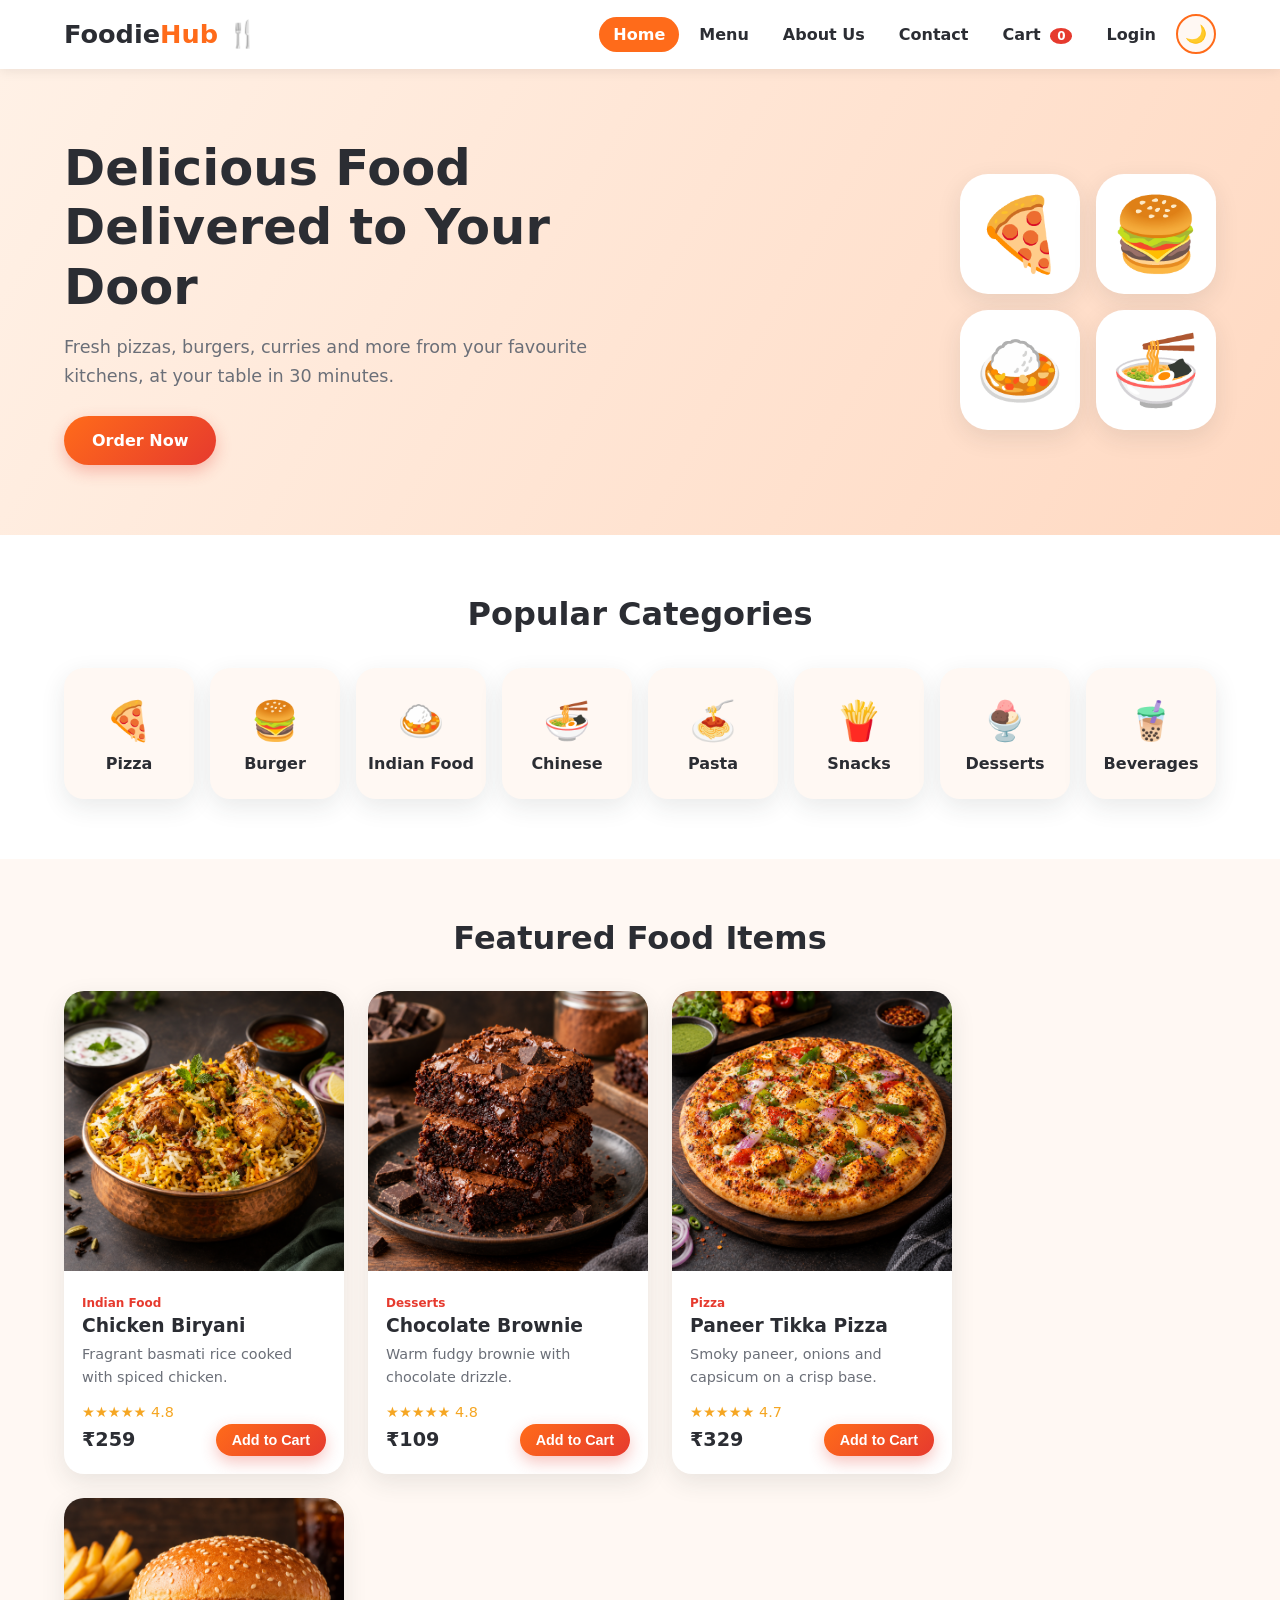
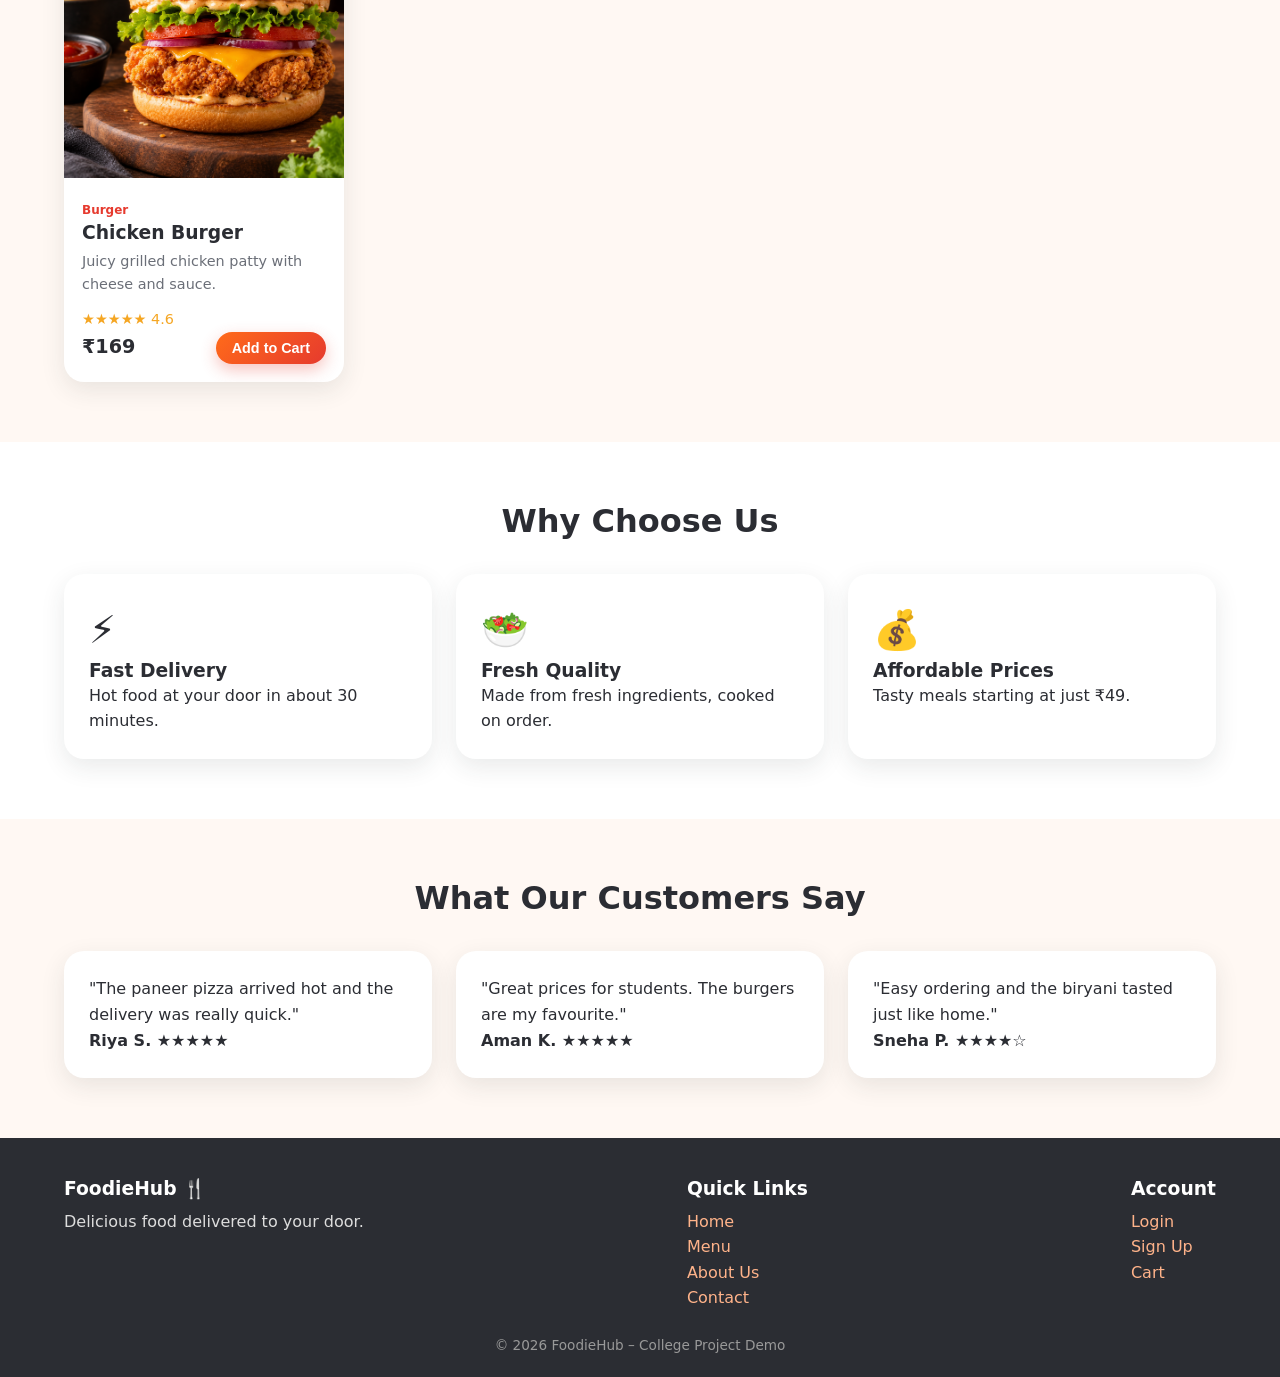
<file: index.html>
<!DOCTYPE html>
<html lang="en">

<head>
  <meta charset="UTF-8">
  <meta name="viewport" content="width=device-width, initial-scale=1">
  <meta name="google-site-verification" content="jJE4YYNC6DB6RIAcFrcjmoy1MGtVWi0KicN5qR8ottE" />
  <title>Home | FoodieHub</title>
  <link rel="stylesheet" href="css/style.css">
</head>

<body data-page="home">
  <div id="header"></div>
  <main>
    <section class="hero">
      <div class="hero-text">
        <h1>Delicious Food Delivered to Your Door</h1>
        <p>Fresh pizzas, burgers, curries and more from your favourite kitchens, at your table in 30 minutes.</p>
        <a href="menu.html" class="btn">Order Now</a>
      </div>
      <div class="hero-art"><span>🍕</span><span>🍔</span><span>🍛</span><span>🍜</span></div>
    </section>
    <section class="section">
      <h2>Popular Categories</h2>
      <div id="cats" class="cats"></div>
    </section>
    <section class="section alt">
      <h2>Featured Food Items</h2>
      <div id="featured" class="grid"></div>
    </section>
    <section class="section">
      <h2>Why Choose Us</h2>
      <div class="grid3">
        <div class="card pad">
          <div class="ico">⚡</div>
          <h3>Fast Delivery</h3>
          <p>Hot food at your door in about 30 minutes.</p>
        </div>
        <div class="card pad">
          <div class="ico">🥗</div>
          <h3>Fresh Quality</h3>
          <p>Made from fresh ingredients, cooked on order.</p>
        </div>
        <div class="card pad">
          <div class="ico">💰</div>
          <h3>Affordable Prices</h3>
          <p>Tasty meals starting at just ₹49.</p>
        </div>
      </div>
    </section>
    <section class="section alt">
      <h2>What Our Customers Say</h2>
      <div class="grid3">
        <div class="card pad">
          <p>"The paneer pizza arrived hot and the delivery was really quick."</p><b>Riya S. ★★★★★</b>
        </div>
        <div class="card pad">
          <p>"Great prices for students. The burgers are my favourite."</p><b>Aman K. ★★★★★</b>
        </div>
        <div class="card pad">
          <p>"Easy ordering and the biryani tasted just like home."</p><b>Sneha P. ★★★★☆</b>
        </div>
      </div>
    </section>
  </main>
  <div id="footer"></div>
  <div id="toast" class="toast"></div>
  <script src="js/script.js"></script>
</body>

</html>
</file>
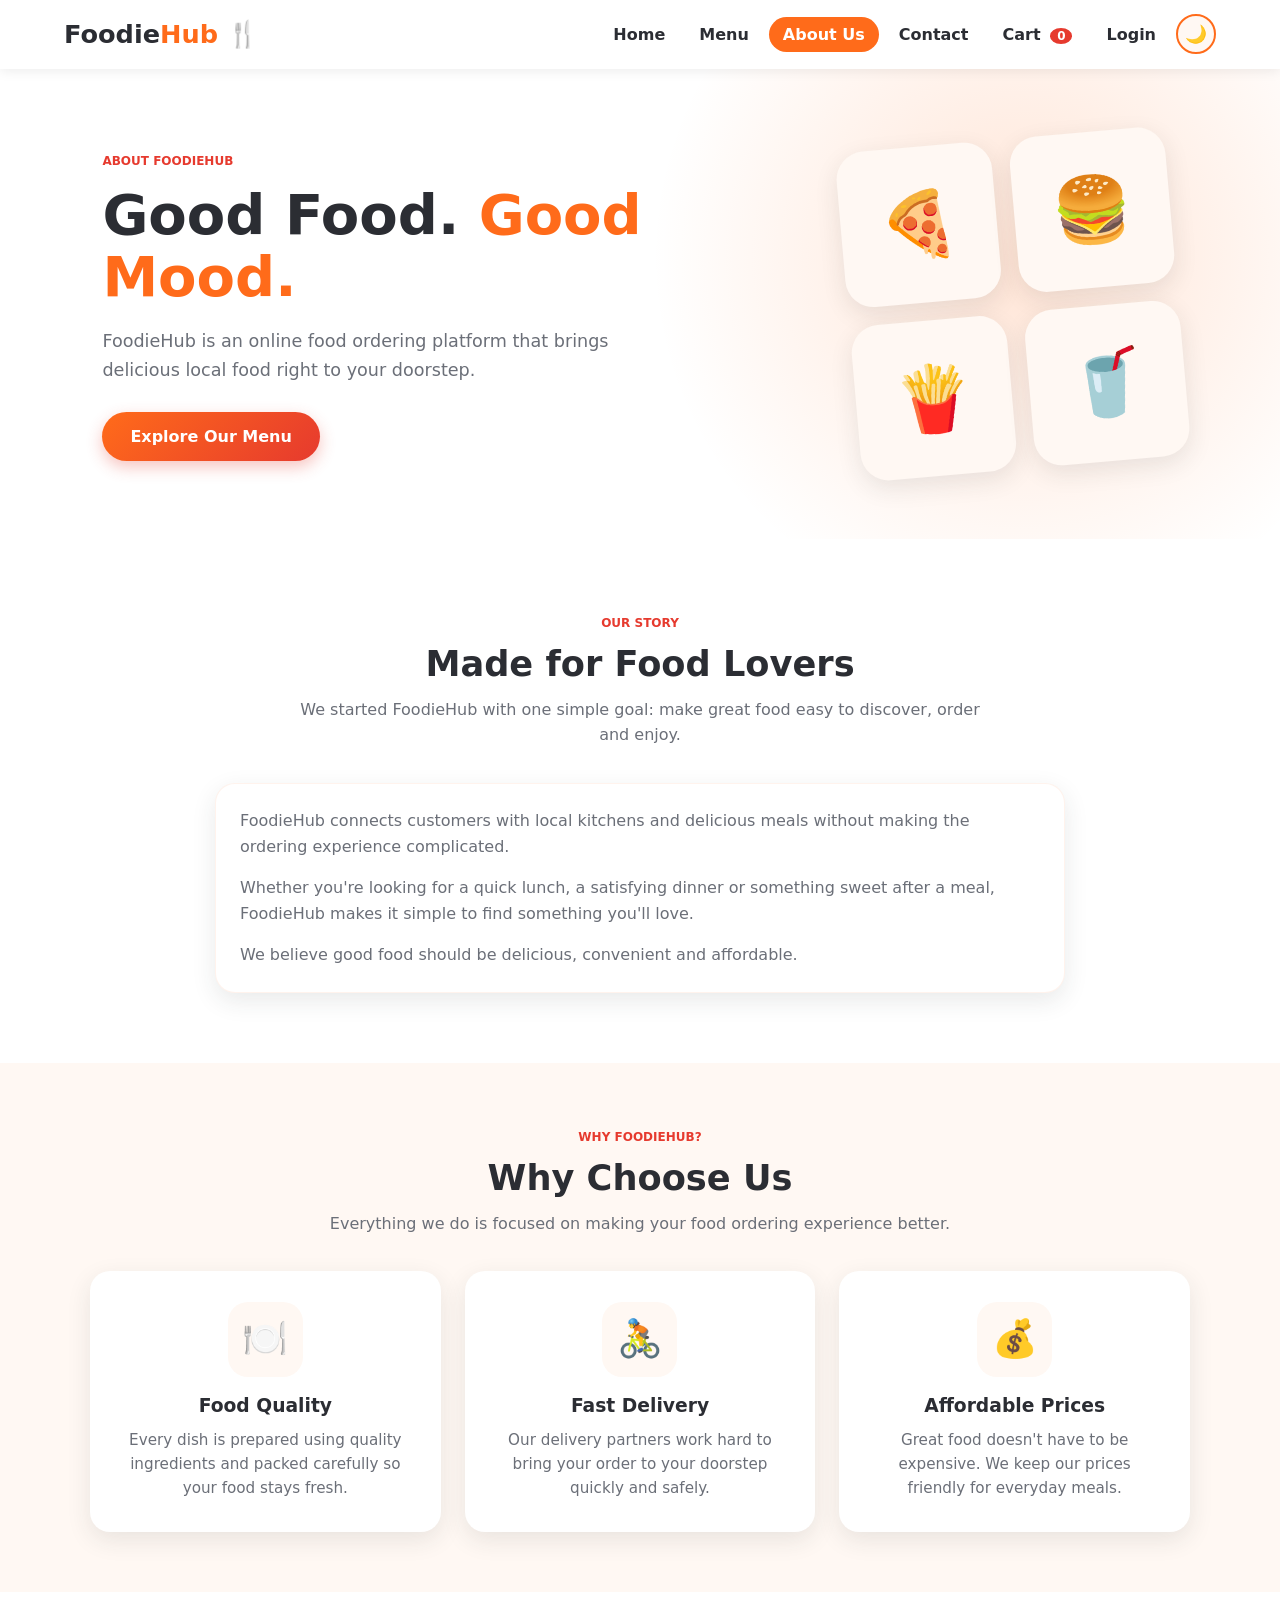
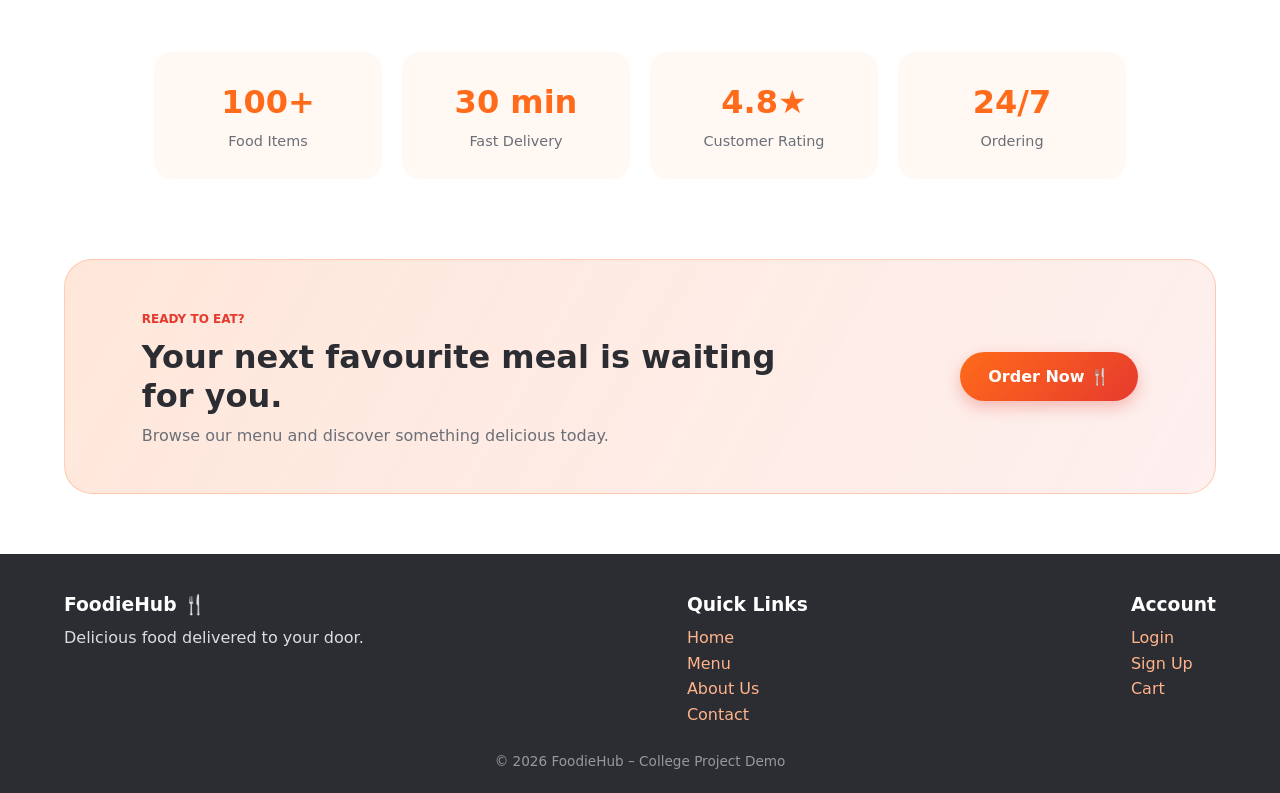
<file: about.html>
<!DOCTYPE html>
<html lang="en">

<head>
  <meta charset="UTF-8">
  <meta name="viewport" content="width=device-width, initial-scale=1">
  <title>About Us | FoodieHub</title>
  <link rel="stylesheet" href="css/style.css">
</head>

<body data-page="about">

  <!-- Header loaded by JavaScript -->
  <div id="header"></div>

  <main>

    <!-- About Hero -->
    <section class="about-hero">
      <div class="about-hero-content">
        <span class="tag">ABOUT FOODIEHUB</span>

        <h1>
          Good Food.
          <span>Good Mood.</span>
        </h1>

        <p>
          FoodieHub is an online food ordering platform that brings
          delicious local food right to your doorstep.
        </p>

        <a href="menu.html" class="btn">
          Explore Our Menu
        </a>
      </div>

      <div class="about-hero-art">
        <div class="about-food-icon">🍕</div>
        <div class="about-food-icon">🍔</div>
        <div class="about-food-icon">🍟</div>
        <div class="about-food-icon">🥤</div>
      </div>
    </section>


    <!-- Our Story -->
    <section class="section about-story">

      <div class="about-section-heading">
        <span class="tag">OUR STORY</span>
        <h2>Made for Food Lovers</h2>
        <p>
          We started FoodieHub with one simple goal:
          make great food easy to discover, order and enjoy.
        </p>
      </div>

      <div class="about-story-card card pad">
        <p>
          FoodieHub connects customers with local kitchens and
          delicious meals without making the ordering experience
          complicated.
        </p>

        <p>
          Whether you're looking for a quick lunch, a satisfying
          dinner or something sweet after a meal, FoodieHub makes
          it simple to find something you'll love.
        </p>

        <p>
          We believe good food should be delicious, convenient
          and affordable.
        </p>
      </div>

    </section>


    <!-- Why Choose Us -->
    <section class="section alt">

      <div class="about-section-heading">
        <span class="tag">WHY FOODIEHUB?</span>
        <h2>Why Choose Us</h2>
        <p>
          Everything we do is focused on making your food
          ordering experience better.
        </p>
      </div>

      <div class="grid3 about-features">

        <div class="card about-feature-card">
          <div class="about-feature-icon">🍽️</div>
          <h3>Food Quality</h3>
          <p>
            Every dish is prepared using quality ingredients
            and packed carefully so your food stays fresh.
          </p>
        </div>

        <div class="card about-feature-card">
          <div class="about-feature-icon">🚴</div>
          <h3>Fast Delivery</h3>
          <p>
            Our delivery partners work hard to bring your
            order to your doorstep quickly and safely.
          </p>
        </div>

        <div class="card about-feature-card">
          <div class="about-feature-icon">💰</div>
          <h3>Affordable Prices</h3>
          <p>
            Great food doesn't have to be expensive.
            We keep our prices friendly for everyday meals.
          </p>
        </div>

      </div>

    </section>


    <!-- Stats -->
    <section class="section about-stats">

      <div class="about-stat">
        <strong>100+</strong>
        <span>Food Items</span>
      </div>

      <div class="about-stat">
        <strong>30 min</strong>
        <span>Fast Delivery</span>
      </div>

      <div class="about-stat">
        <strong>4.8★</strong>
        <span>Customer Rating</span>
      </div>

      <div class="about-stat">
        <strong>24/7</strong>
        <span>Ordering</span>
      </div>

    </section>


    <!-- CTA -->
    <section class="about-cta">

      <div>
        <span class="tag">READY TO EAT?</span>

        <h2>
          Your next favourite meal
          is waiting for you.
        </h2>

        <p>
          Browse our menu and discover something delicious today.
        </p>
      </div>

      <a href="menu.html" class="btn">
        Order Now 🍴
      </a>

    </section>

  </main>


  <!-- Footer loaded by JavaScript -->
  <div id="footer"></div>

  <div id="toast" class="toast"></div>

  <script src="js/script.js"></script>

</body>

</html>
</file>
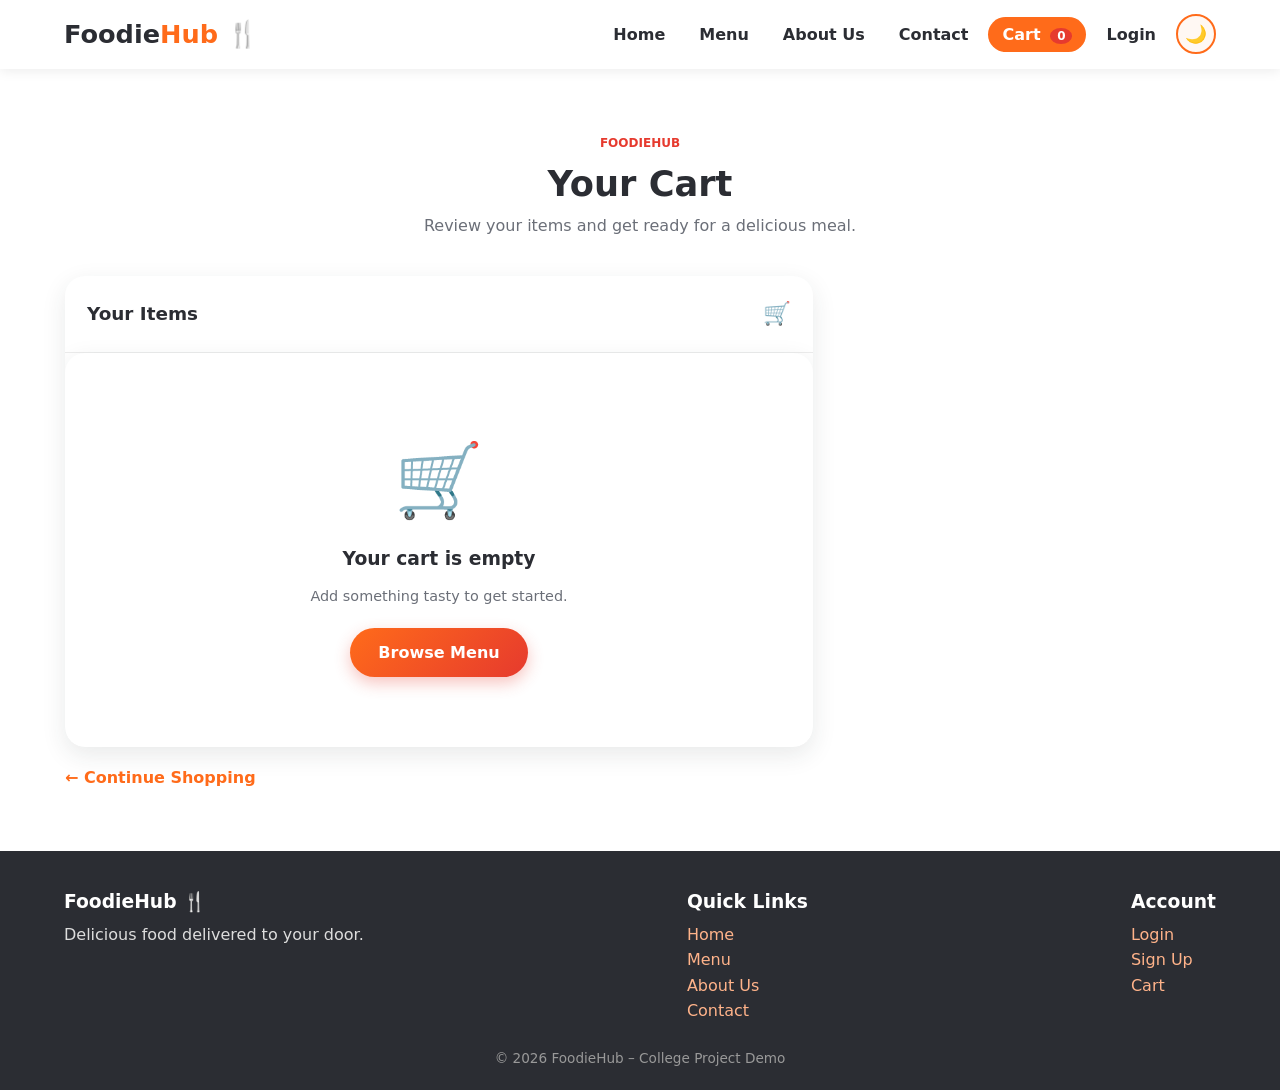
<file: cart.html>
<!DOCTYPE html>
<html lang="en">

<head>
    <meta charset="UTF-8">
    <meta name="viewport" content="width=device-width, initial-scale=1">
    <title>Cart | FoodieHub</title>

    <link rel="stylesheet" href="css/style.css">
</head>

<body data-page="cart">

    <!-- Header -->
    <div id="header"></div>

    <main>

        <section class="section cart-page">

            <!-- Page Heading -->
            <div class="cart-heading">
                <span class="tag">FOODIEHUB</span>
                <h2>Your Cart</h2>
                <p>Review your items and get ready for a delicious meal.</p>
            </div>


            <!-- Cart Layout -->
            <div class="cart-wrap">

                <!-- Cart Items -->
                <div class="cart-left">

                    <div class="cart-box card">

                        <div class="cart-box-header">
                            <h3>Your Items</h3>
                            <span>🛒</span>
                        </div>

                        <div id="cartItems"></div>

                    </div>

                    <!-- Continue Shopping -->
                    <a href="menu.html" class="continue-shopping">
                        ← Continue Shopping
                    </a>

                </div>


                <!-- Summary -->
                <aside class="card pad summary" id="summary">

                    <!-- script.js fills this -->

                </aside>

            </div>

        </section>

    </main>


    <!-- Footer -->
    <div id="footer"></div>

    <div id="toast" class="toast"></div>

    <script src="js/script.js"></script>

</body>

</html>
</file>
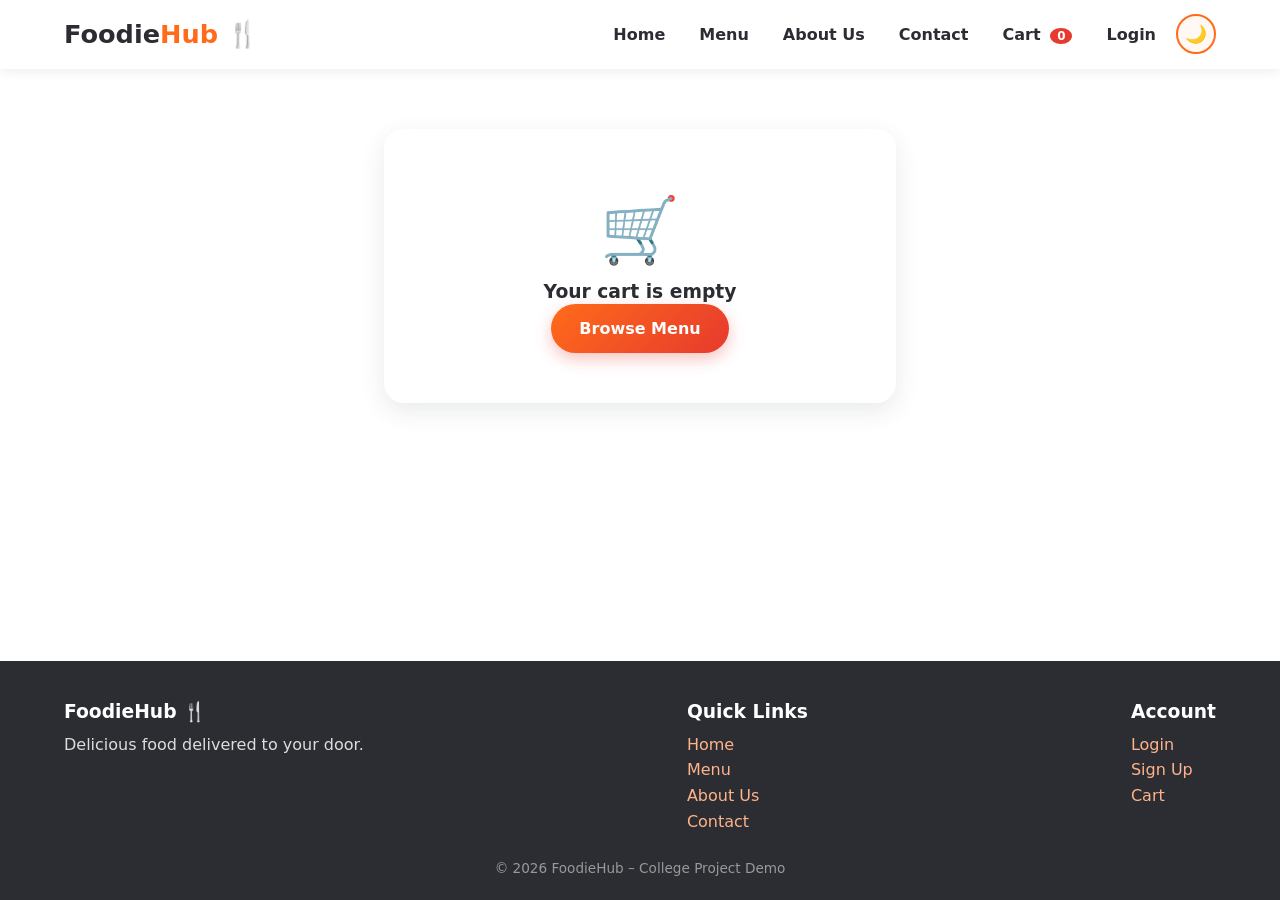
<file: checkout.html>
<!DOCTYPE html>
<html lang="en">
<head>
<meta charset="UTF-8">
<meta name="viewport" content="width=device-width, initial-scale=1">
<title>Checkout | FoodieHub</title>
<link rel="stylesheet" href="css/style.css">
</head>
<body data-page="checkout">
<div id="header"></div>
<main>
<section class="section narrow" id="checkoutBox"><h2>Checkout</h2>
<form id="checkoutForm" class="card pad" novalidate>
  <div class="field"><label>Full Name</label><input name="name"><small class="err"></small></div>
  <div class="field"><label>Mobile Number</label><input name="mobile" inputmode="numeric" maxlength="10"><small class="err"></small></div>
  <div class="field"><label>Email</label><input name="email" type="email"><small class="err"></small></div>
  <div class="field"><label>Address</label><textarea name="address" rows="2"></textarea><small class="err"></small></div>
  <div class="row2">
    <div class="field"><label>City</label><input name="city"><small class="err"></small></div>
    <div class="field"><label>Pincode</label><input name="pincode" inputmode="numeric" maxlength="6"><small class="err"></small></div>
  </div>
  <div class="field"><label>Payment Method</label>
    <select name="payment"><option value="">Select payment method</option><option>Cash on Delivery</option><option>UPI</option><option>Credit/Debit Card</option></select><small class="err"></small></div>
  <div id="orderTotal" class="total-line"></div>
  <button class="btn full" type="submit">Place Order</button>
</form></section>
<section class="section narrow" id="confirmBox" hidden></section>
</main>
<div id="footer"></div>
<div id="toast" class="toast"></div>
<script src="js/script.js"></script>
</body>
</html>
</file>
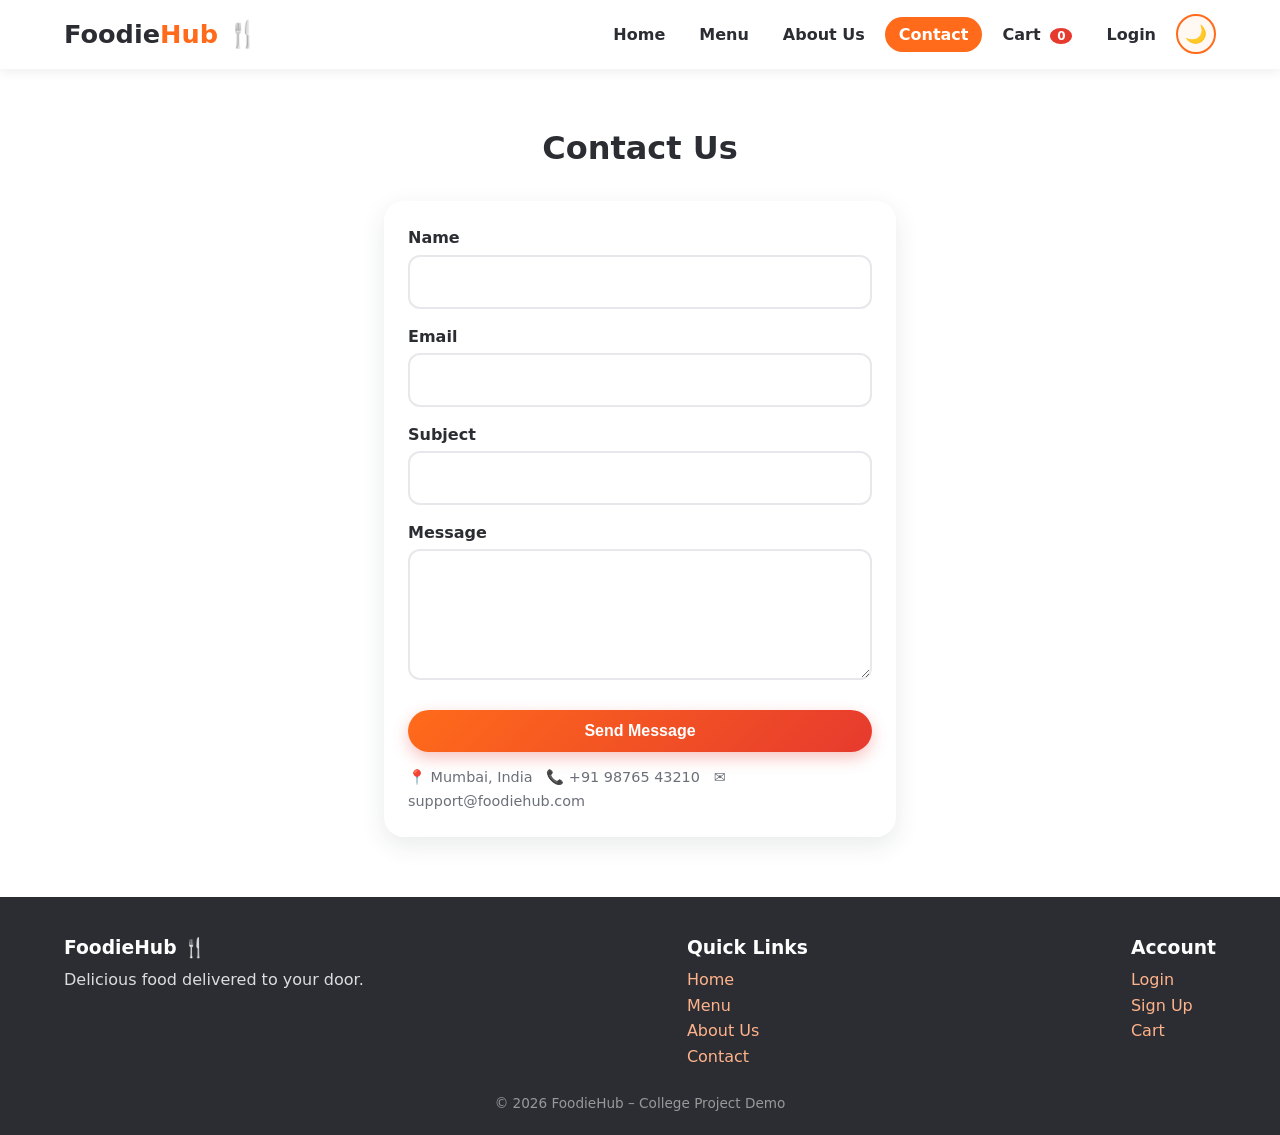
<file: contact.html>
<!DOCTYPE html>
<html lang="en">
<head>
<meta charset="UTF-8">
<meta name="viewport" content="width=device-width, initial-scale=1">
<title>Contact | FoodieHub</title>
<link rel="stylesheet" href="css/style.css">
</head>
<body data-page="contact">
<div id="header"></div>
<main>
<section class="section narrow"><h2>Contact Us</h2>
<form id="contactForm" class="card pad" novalidate>
  <div class="field"><label>Name</label><input name="name"><small class="err"></small></div>
  <div class="field"><label>Email</label><input name="email" type="email"><small class="err"></small></div>
  <div class="field"><label>Subject</label><input name="subject"><small class="err"></small></div>
  <div class="field"><label>Message</label><textarea name="message" rows="4"></textarea><small class="err"></small></div>
  <button class="btn full" type="submit">Send Message</button>
  <p class="muted">📍 Mumbai, India &nbsp; 📞 +91 98765 43210 &nbsp; ✉ support@foodiehub.com</p>
</form></section>
</main>
<div id="footer"></div>
<div id="toast" class="toast"></div>
<script src="js/script.js"></script>
</body>
</html>
</file>
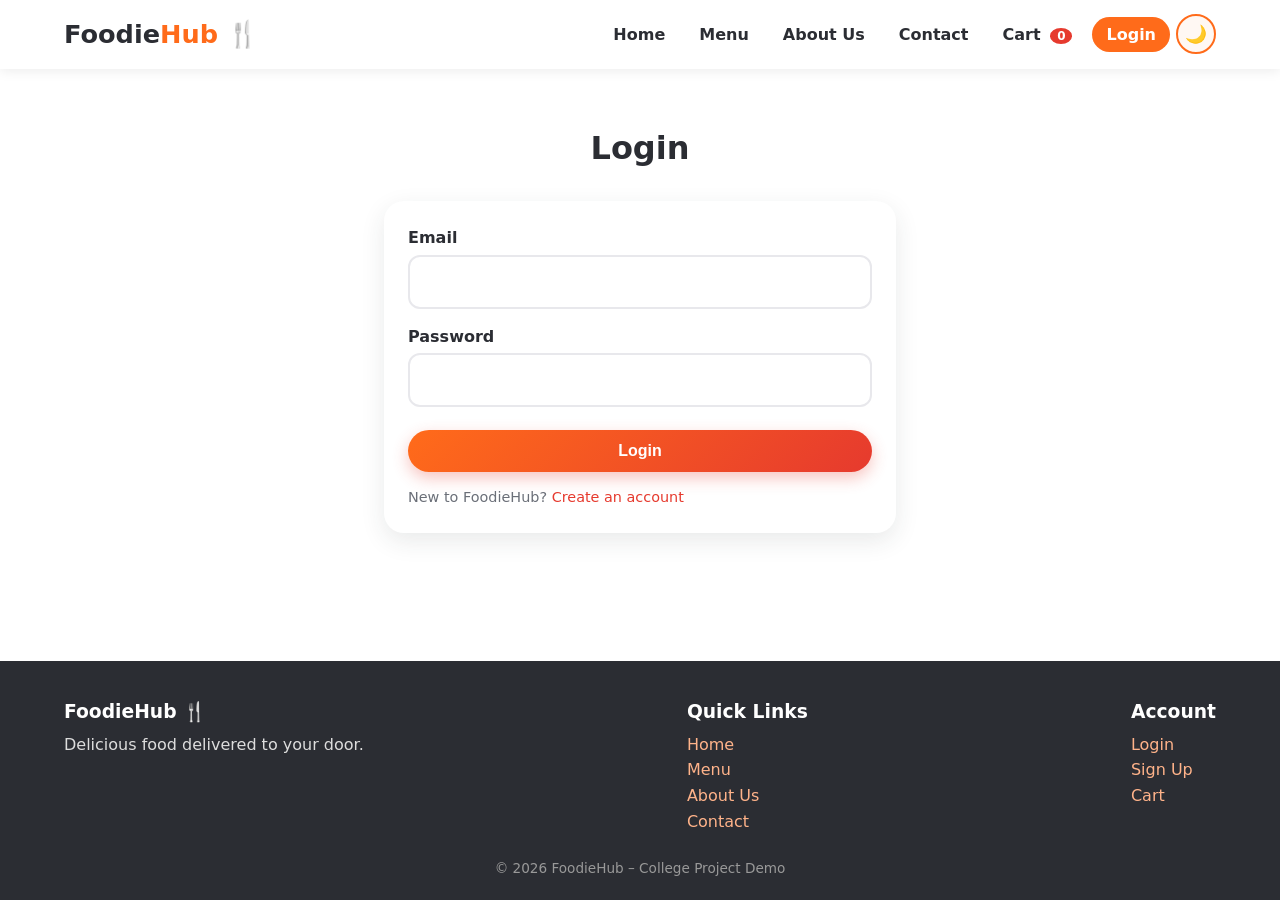
<file: login.html>
<!DOCTYPE html>
<html lang="en">
<head>
<meta charset="UTF-8">
<meta name="viewport" content="width=device-width, initial-scale=1">
<title>Login | FoodieHub</title>
<link rel="stylesheet" href="css/style.css">
</head>
<body data-page="login">
<div id="header"></div>
<main>
<section class="section narrow"><h2>Login</h2>
<form id="loginForm" class="card pad" novalidate>
  <div class="field"><label>Email</label><input name="email" type="email"><small class="err"></small></div>
  <div class="field"><label>Password</label><input name="password" type="password"><small class="err"></small></div>
  <button class="btn full" type="submit">Login</button>
  <p class="muted">New to FoodieHub? <a href="signup.html">Create an account</a></p>
</form></section>
</main>
<div id="footer"></div>
<div id="toast" class="toast"></div>
<script src="js/script.js"></script>
</body>
</html>
</file>
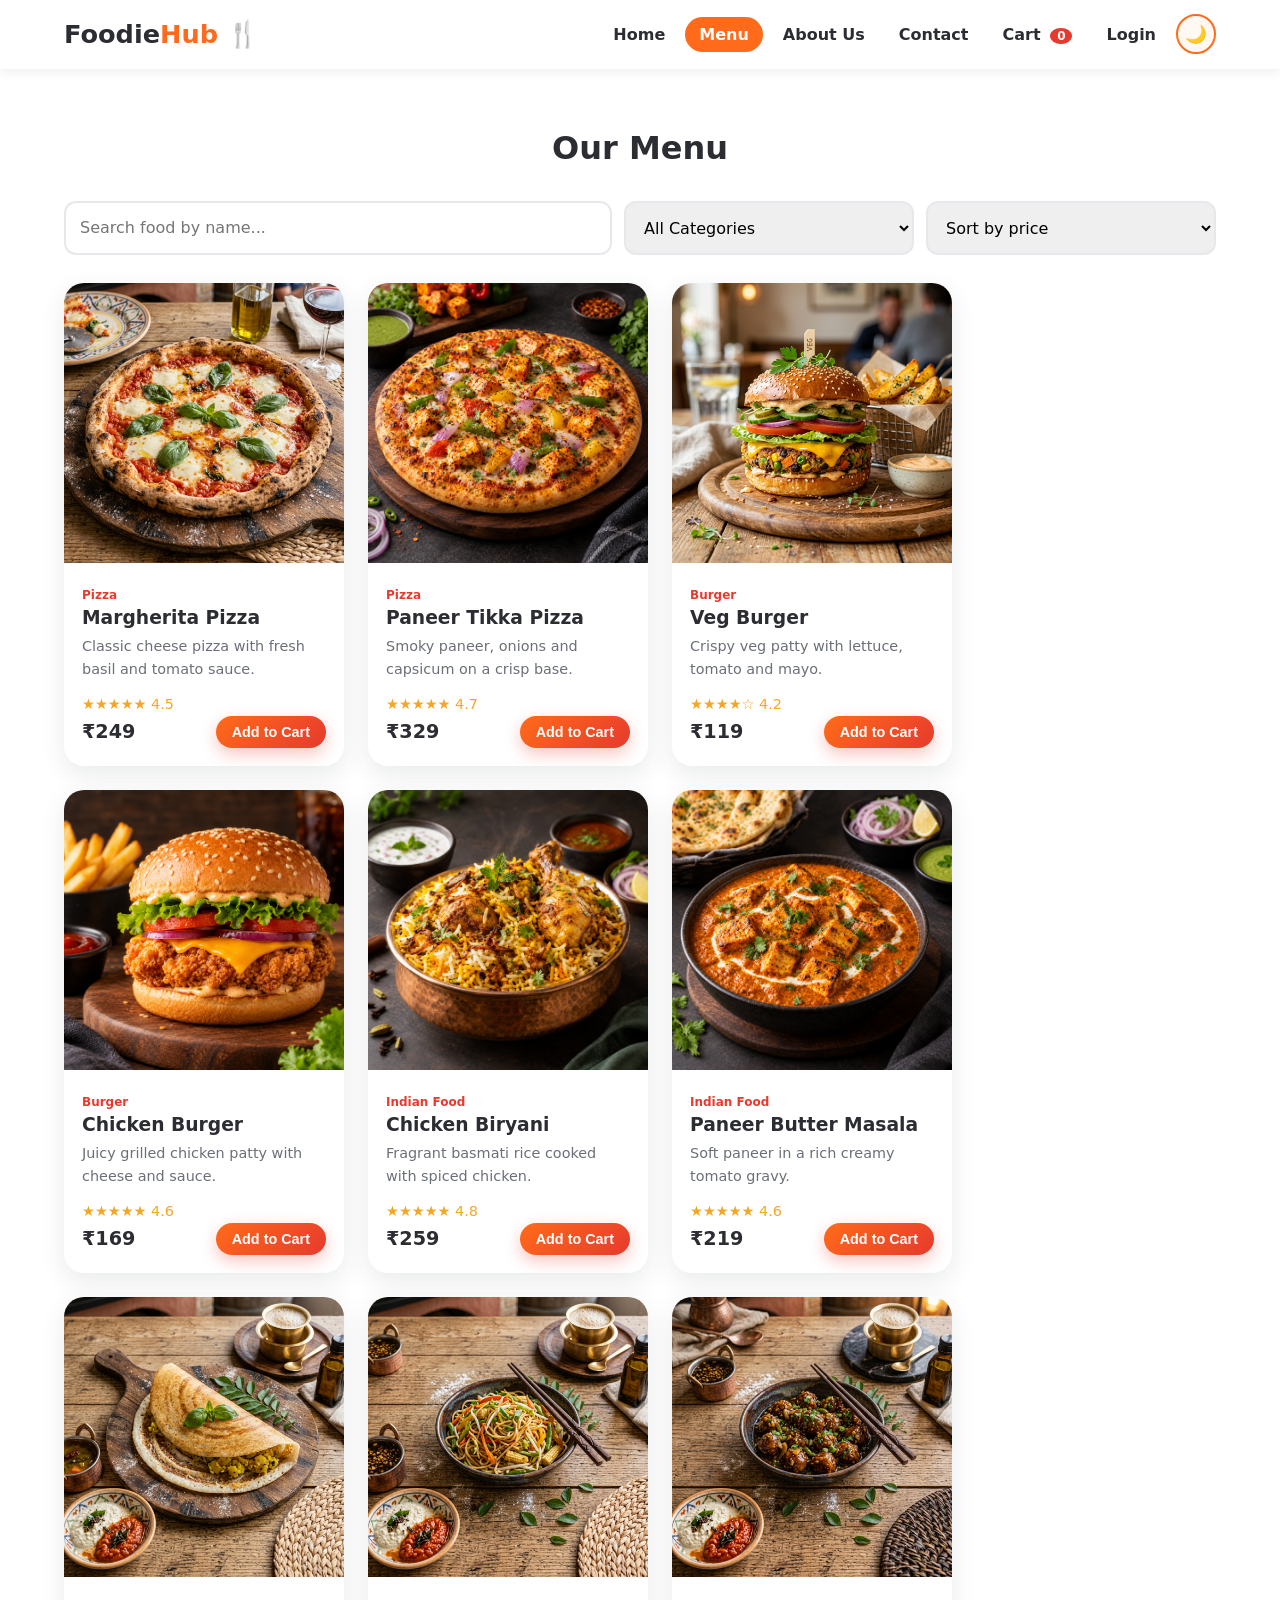
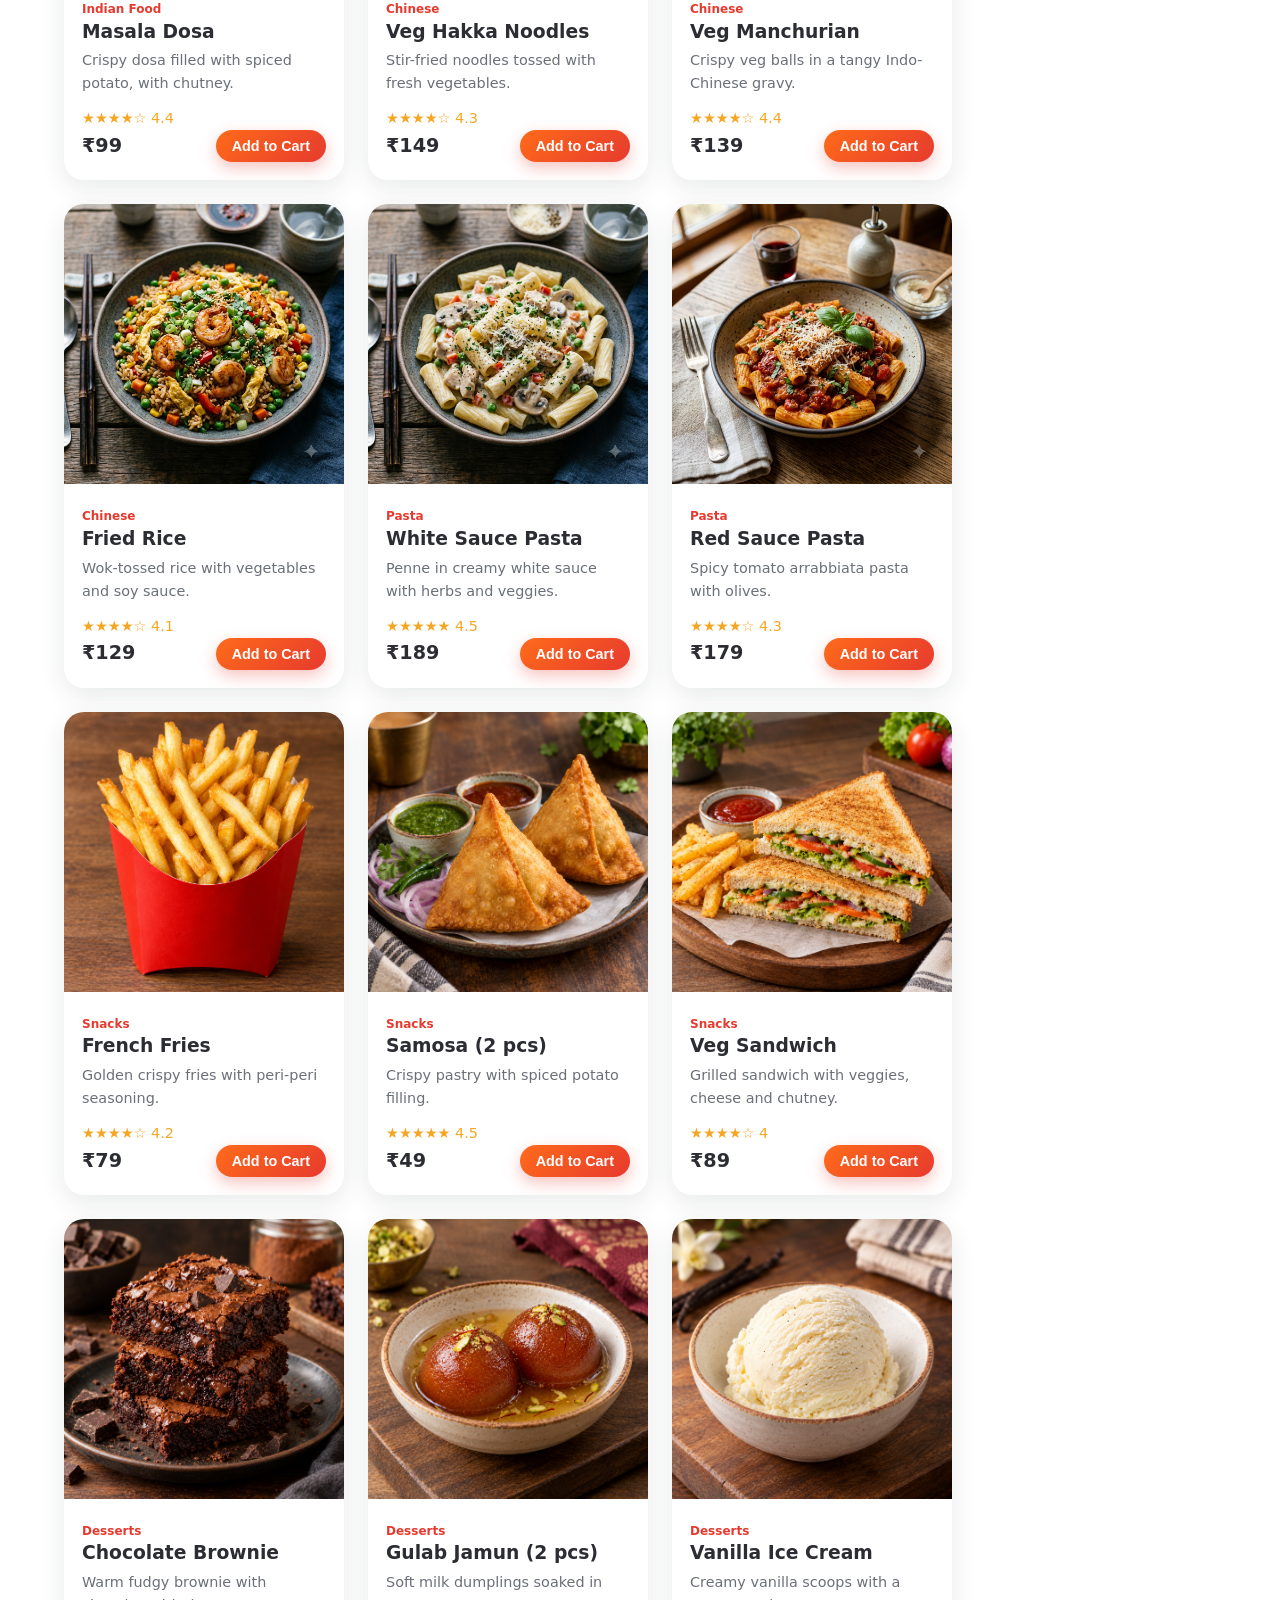
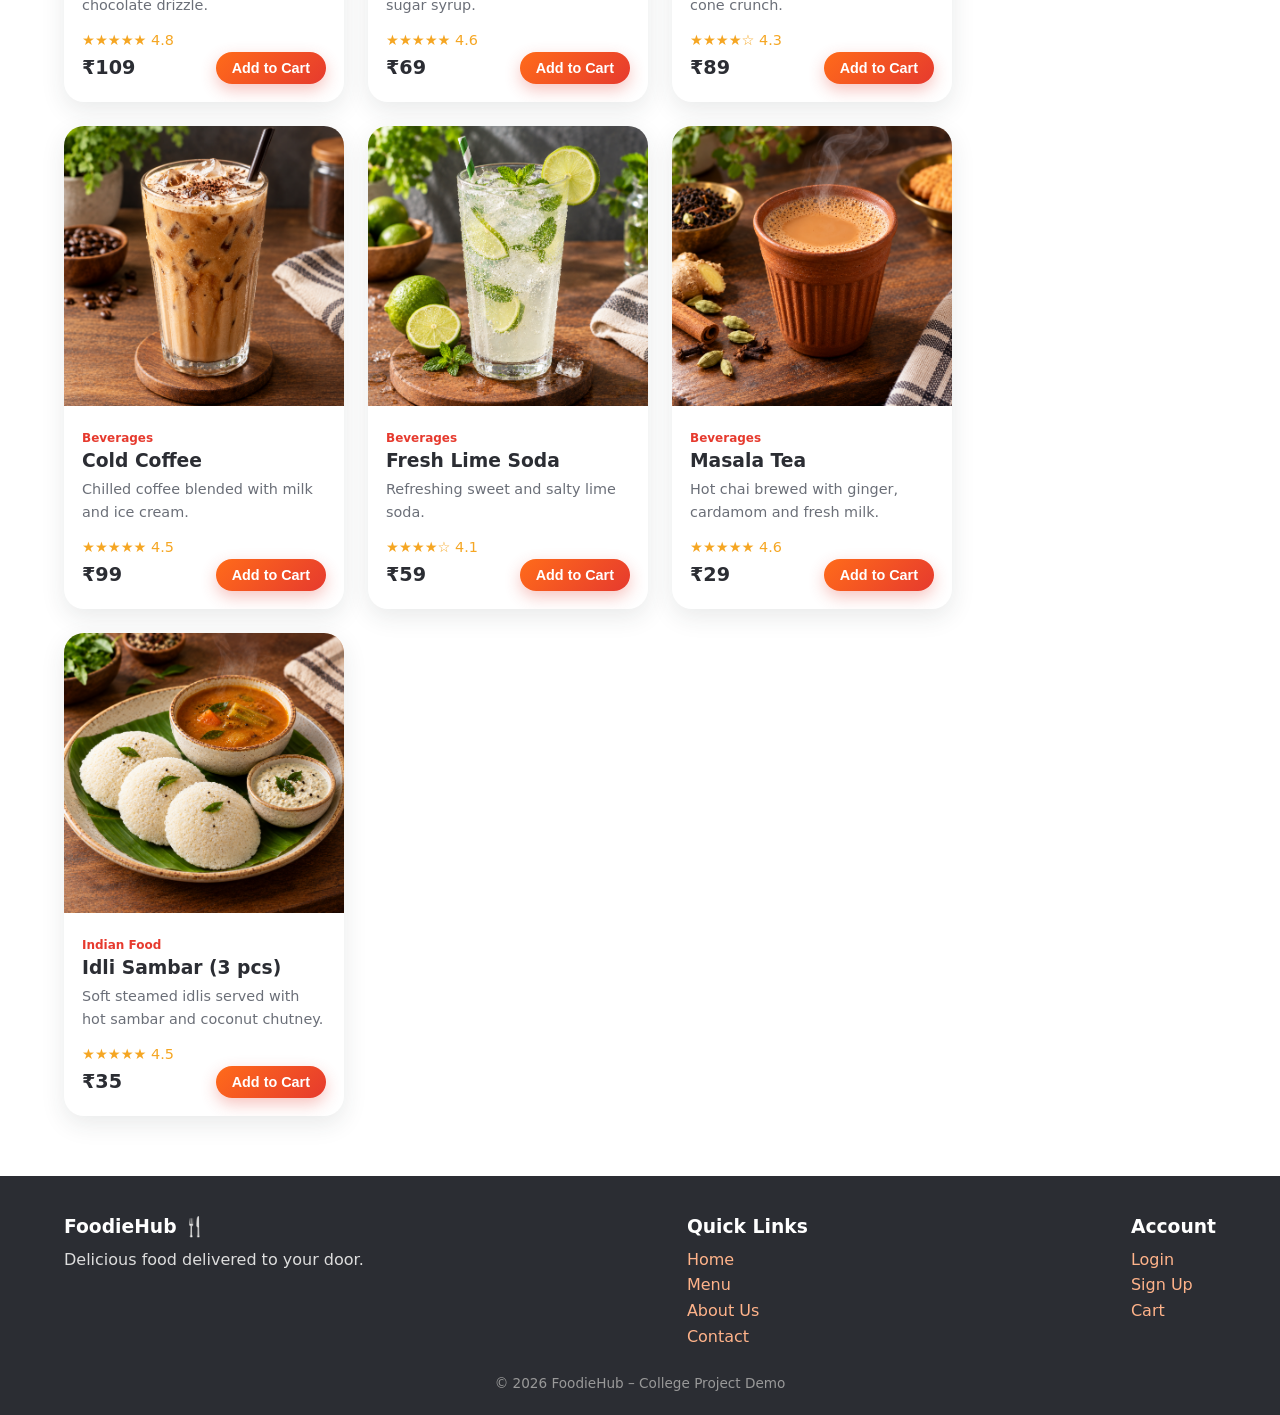
<file: menu.html>
<!DOCTYPE html>
<html lang="en">
<head>
<meta charset="UTF-8">
<meta name="viewport" content="width=device-width, initial-scale=1">
<title>Menu | FoodieHub</title>
<link rel="stylesheet" href="css/style.css">
</head>
<body data-page="menu">
<div id="header"></div>
<main>
<section class="section"><h2>Our Menu</h2>
<div class="filters">
  <input id="search" type="search" placeholder="Search food by name...">
  <select id="category"></select>
  <select id="sort"><option value="">Sort by price</option><option value="asc">Low to High</option><option value="desc">High to Low</option></select>
</div>
<div id="menuGrid" class="grid"></div></section>
</main>
<div id="footer"></div>
<div id="toast" class="toast"></div>
<script src="js/script.js"></script>
</body>
</html>
</file>
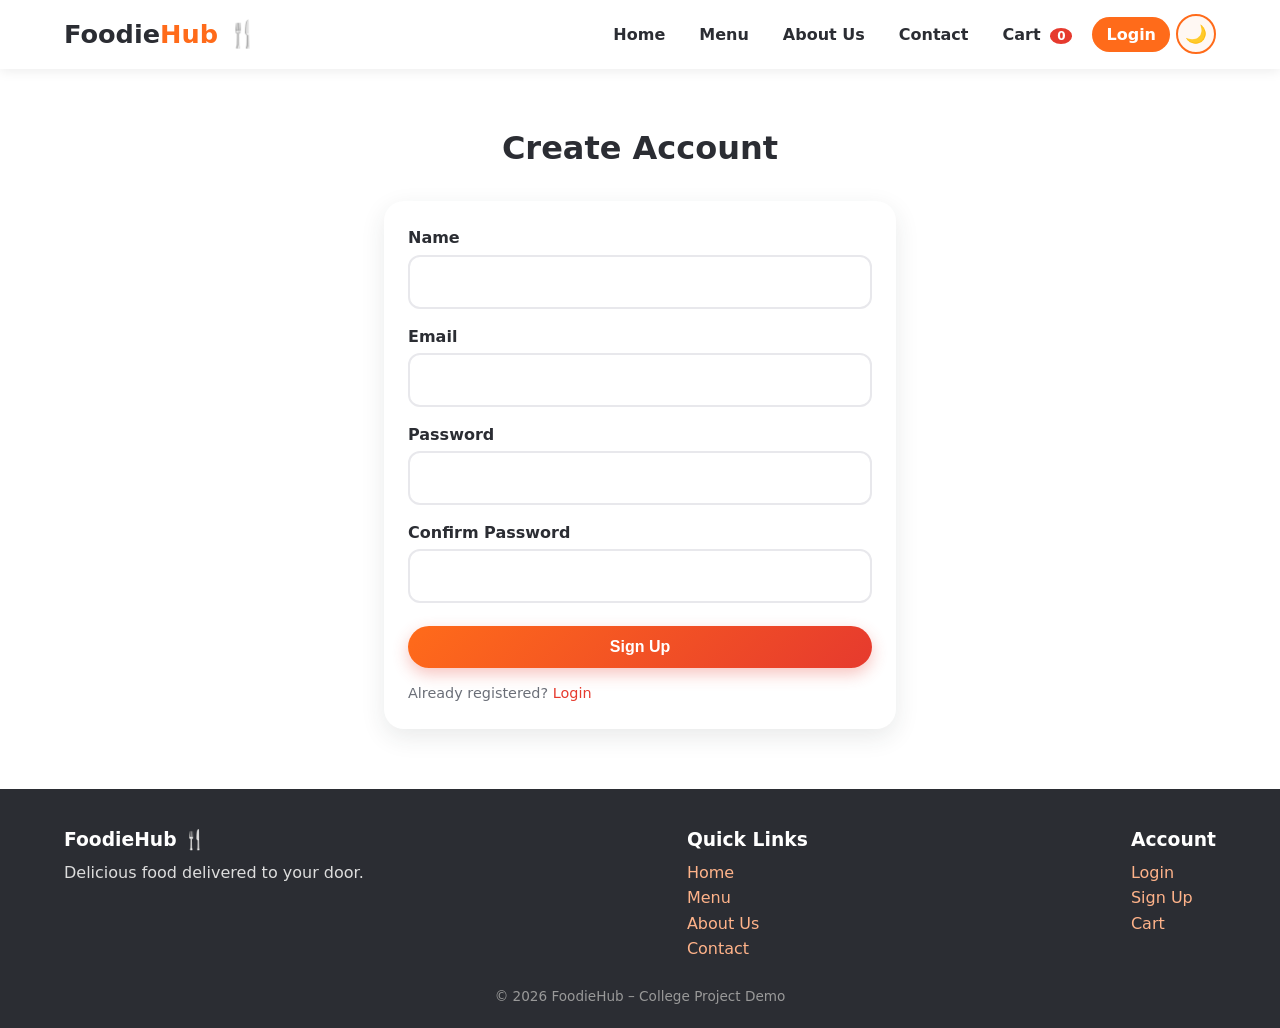
<file: signup.html>
<!DOCTYPE html>
<html lang="en">
<head>
<meta charset="UTF-8">
<meta name="viewport" content="width=device-width, initial-scale=1">
<title>Sign Up | FoodieHub</title>
<link rel="stylesheet" href="css/style.css">
</head>
<body data-page="signup">
<div id="header"></div>
<main>
<section class="section narrow"><h2>Create Account</h2>
<form id="signupForm" class="card pad" novalidate>
  <div class="field"><label>Name</label><input name="name"><small class="err"></small></div>
  <div class="field"><label>Email</label><input name="email" type="email"><small class="err"></small></div>
  <div class="field"><label>Password</label><input name="password" type="password"><small class="err"></small></div>
  <div class="field"><label>Confirm Password</label><input name="confirm" type="password"><small class="err"></small></div>
  <button class="btn full" type="submit">Sign Up</button>
  <p class="muted">Already registered? <a href="login.html">Login</a></p>
</form></section>
</main>
<div id="footer"></div>
<div id="toast" class="toast"></div>
<script src="js/script.js"></script>
</body>
</html>
</file>
<file: css/style.css>
:root {
    --o: #ff6b1a;
    --r: #e63a2e;
    --d: #2b2d33;
    --g: #6b6f78;
    --bg: #fff8f3;
    --w: #fff;
    --sh: 0 8px 24px rgba(43, 45, 51, .1);
}

/* ==============================
   RESET
   ============================== */

* {
    box-sizing: border-box;
    margin: 0;
    padding: 0;
}

html {
    scroll-behavior: smooth;
}

html,
body {
    min-height: 100%;
}

body {
    font-family: 'Segoe UI', system-ui, sans-serif;
    color: var(--d);
    background: var(--w);
    line-height: 1.6;

    min-height: 100vh;
    display: flex;
    flex-direction: column;

    transition: background .3s, color .3s;
}

main {
    flex: 1;
}

a {
    color: var(--r);
    text-decoration: none;
}

h1,
h2,
h3 {
    line-height: 1.2;
}


/* ==============================
   NAVIGATION
   ============================== */

.nav {
    position: sticky;
    top: 0;
    z-index: 10;

    display: flex;
    align-items: center;
    justify-content: space-between;

    padding: 14px 5%;
    background: var(--w);

    box-shadow: 0 2px 12px rgba(0, 0, 0, .08);
}

.logo {
    font-size: 1.6rem;
    font-weight: 800;
    color: var(--d);
}

.logo b {
    color: var(--o);
}

.nav ul {
    display: flex;
    gap: 6px;
    list-style: none;
    align-items: center;
}

.nav ul a {
    color: var(--d);
    padding: 8px 14px;
    border-radius: 20px;
    font-weight: 600;
    transition: .2s;
}

.nav ul a:hover,
.nav ul a.active {
    background: var(--o);
    color: #fff;
}

.badge {
    background: var(--r);
    color: #fff;
    border-radius: 50%;
    padding: 1px 7px;
    font-size: .75rem;
    margin-left: 4px;
}

.menu-btn {
    display: none;
    background: none;
    border: 0;
    font-size: 1.8rem;
    cursor: pointer;
    color: var(--d);
}


/* ==============================
   BUTTONS
   ============================== */

.btn {
    display: inline-block;

    background: linear-gradient(135deg, var(--o), var(--r));
    color: #fff;

    border: 0;
    padding: 12px 28px;
    border-radius: 30px;

    font-size: 1rem;
    font-weight: 700;

    cursor: pointer;
    transition: .25s;

    box-shadow: 0 6px 16px rgba(230, 58, 46, .3);
}

.btn:hover {
    transform: translateY(-3px);
    box-shadow: 0 10px 22px rgba(230, 58, 46, .4);
}

.btn.sm {
    padding: 8px 16px;
    font-size: .9rem;
}

.btn.full {
    width: 100%;
    margin-top: 8px;
}

.btn.ghost {
    background: var(--w);
    color: var(--r);
    border: 2px solid var(--r);
    box-shadow: none;
}


/* ==============================
   HOME HERO
   ============================== */

.hero {
    display: flex;
    align-items: center;
    justify-content: space-between;

    gap: 30px;
    padding: 70px 5%;

    background: linear-gradient(120deg, #fff1e6, #ffd9c2);
}

.hero-text {
    max-width: 560px;
}

.hero h1 {
    font-size: 3.1rem;
    margin-bottom: 16px;
}

.hero p {
    color: var(--g);
    margin-bottom: 26px;
    font-size: 1.1rem;
}

.hero-art {
    display: grid;
    grid-template-columns: 1fr 1fr;
    gap: 16px;
}

.hero-art span {
    font-size: 4.5rem;

    background: var(--w);

    width: 120px;
    height: 120px;

    display: grid;
    place-items: center;

    border-radius: 28px;
    box-shadow: var(--sh);

    animation: float 3s ease-in-out infinite;
}

.hero-art span:nth-child(even) {
    animation-delay: 1.5s;
}

@keyframes float {
    50% {
        transform: translateY(-12px);
    }
}


/* ==============================
   SECTIONS
   ============================== */

.section {
    padding: 60px 5%;
}

.section.alt {
    background: var(--bg);
}

.section > h2 {
    text-align: center;
    font-size: 2rem;
    margin-bottom: 34px;
}

.narrow {
    max-width: 640px;
    margin: auto;
}


/* ==============================
   CATEGORIES
   ============================== */

.cats {
    display: grid;
    grid-template-columns: repeat(auto-fit, minmax(130px, 1fr));
    gap: 16px;
}

.cat {
    background: var(--bg);

    border-radius: 20px;
    padding: 22px 10px;

    text-align: center;

    color: var(--d);
    font-weight: 700;

    transition: .25s;
    box-shadow: var(--sh);
}

.cat:hover {
    transform: translateY(-6px);
    background: var(--o);
    color: #fff;
}

.cat span {
    display: block;
    font-size: 2.4rem;
}


/* ==============================
   GRIDS
   ============================== */

.grid {
    display: grid;

    grid-template-columns:
        repeat(auto-fit, minmax(230px, 280px));

    /* Left aligned search/menu results */
    justify-content: start;

    gap: 24px;
}

.grid3 {
    display: grid;

    grid-template-columns:
        repeat(auto-fit, minmax(250px, 1fr));

    gap: 24px;
}


/* ==============================
   GENERAL CARDS
   ============================== */

.card {
    background: var(--w);
    border-radius: 20px;
    box-shadow: var(--sh);
    overflow: hidden;
    transition: .25s;
}

.pad {
    padding: 24px;
}


/* ==============================
   FOOD CARDS
   ============================== */

.food {
    transition: .3s ease;
}

.food:hover {
    transform: translateY(-6px);

    box-shadow:
        0 0 8px #ff6b1a,
        0 0 20px rgba(255, 107, 26, 0.8),
        0 0 40px rgba(255, 107, 26, 0.4);
}

.food-img {
    aspect-ratio: 1 / 1;

    display: grid;
    place-items: center;

    font-size: 5rem;

    background:
        linear-gradient(135deg, #ffe3d1, #ffc9a8);

    overflow: hidden;
}

.food-img img {
    width: 100%;
    height: 100%;
    object-fit: cover;

    transition: .4s;
}

.food:hover .food-img img {
    transform: scale(1.08);
}

.food-body {
    padding: 18px;
}

.food-body p {
    color: var(--g);
    font-size: .9rem;

    margin: 6px 0 12px;

    min-height: 44px;
}

.tag {
    font-size: .75rem;
    color: var(--r);
    font-weight: 700;
}

.food-foot {
    display: flex;
    justify-content: space-between;
    align-items: center;
}

.price {
    font-size: 1.2rem;
    font-weight: 800;
}

.stars {
    color: #f5a623;
    font-size: .9rem;
}

.ico {
    font-size: 2.4rem;
}


/* ==============================
   FILTERS
   ============================== */

.filters {
    display: flex;
    flex-wrap: wrap;
    gap: 12px;
    margin-bottom: 28px;
}

.filters input {
    flex: 2;
    min-width: 200px;
}

.filters select {
    flex: 1;
    min-width: 150px;
}


/* ==============================
   FORMS
   ============================== */

input,
select,
textarea {
    width: 100%;

    padding: 12px 14px;

    border: 2px solid #e8e8ec;
    border-radius: 12px;

    font: inherit;
    outline: 0;

    transition: .2s;
}

input:focus,
select:focus,
textarea:focus {
    border-color: var(--o);
}

.field {
    margin-bottom: 14px;
}

.field label {
    font-weight: 600;
    display: block;
    margin-bottom: 4px;
}

.err {
    color: var(--r);
    font-size: .82rem;
    display: block;
    min-height: 1px;
}

.bad {
    border-color: var(--r);
}

.row2 {
    display: grid;
    grid-template-columns: 1fr 1fr;
    gap: 14px;
}

.muted {
    color: var(--g);
    margin-top: 14px;
    font-size: .9rem;
}


/* ==============================
   CART - BASE
   ============================== */

.cart-wrap {
    display: grid;
    grid-template-columns: 2fr 1fr;
    gap: 24px;
    align-items: start;
}

.item {
    display: flex;
    align-items: center;
    gap: 16px;

    padding: 14px;
    margin-bottom: 14px;
}

.item .em {
    font-size: 2.6rem;

    background: var(--bg);
    border-radius: 16px;

    width: 70px;
    height: 70px;

    display: grid;
    place-items: center;

    overflow: hidden;
    flex-shrink: 0;
}

.item .em img {
    width: 100%;
    height: 100%;
    object-fit: cover;
}

.item .info {
    flex: 1;
}

.qty {
    display: flex;
    align-items: center;
    gap: 10px;
}

.qty button,
.rm {
    border: 0;
    border-radius: 50%;

    width: 30px;
    height: 30px;

    cursor: pointer;

    background: var(--o);
    color: #fff;

    font-size: 1rem;
}

.rm {
    background: #eee;
    color: var(--r);

    width: auto;
    padding: 0 10px;

    border-radius: 14px;
    transition: .2s;
}

.rm:hover {
    background: var(--r);
    color: #fff;
}

.sum-row,
.total-line {
    display: flex;
    justify-content: space-between;
    padding: 8px 0;
}

.sum-row.t {
    font-size: 1.2rem;
    font-weight: 800;

    border-top: 2px dashed #ddd;

    margin-top: 6px;
}

.empty {
    text-align: center;
    padding: 50px 20px;
}

.empty .big {
    font-size: 4rem;
}


/* ==============================
   SUCCESS / CHECKOUT
   ============================== */

.success {
    text-align: center;
}

.success h2 {
    color: #1e9e4a;
}

.success table {
    width: 100%;
    margin: 16px 0;

    text-align: left;
    border-collapse: collapse;
}

.success td,
.success th {
    padding: 8px;
    border-bottom: 1px solid #eee;
}


/* ==============================
   FOOTER
   ============================== */

footer {
    background: var(--d);
    color: #ddd;

    padding: 40px 5% 20px;

    margin-top: auto;
}

.foot {
    display: flex;
    flex-wrap: wrap;
    gap: 30px;

    justify-content: space-between;
}

footer a {
    color: #ffb38a;
    display: block;
}

footer h3 {
    color: #fff;
    margin-bottom: 8px;
}

.copy {
    text-align: center;

    margin-top: 24px;

    font-size: .85rem;
    color: #999;
}


/* ==============================
   TOAST
   ============================== */

.toast {
    position: fixed;

    bottom: 24px;
    left: 50%;

    transform: translate(-50%, 100px);

    background: var(--d);
    color: #fff;

    padding: 12px 24px;

    border-radius: 30px;

    transition: .3s;

    z-index: 20;
    opacity: 0;
}

.toast.show {
    transform: translate(-50%, 0);
    opacity: 1;
}


/* ==============================
   THEME TOGGLE
   ============================== */

.theme-btn {
    background: var(--bg);

    border: 2px solid var(--o);
    border-radius: 50%;

    width: 40px;
    height: 40px;

    cursor: pointer;

    font-size: 1.1rem;

    transition: .25s;
}

.theme-btn:hover {
    transform: rotate(20deg) scale(1.1);
}


/* ==============================
   DARK THEME
   ============================== */

[data-theme="dark"] {
    --d: #f3f3f5;
    --g: #b0b3bb;
    --bg: #23252b;
    --w: #1a1b1f;

    --sh: 0 8px 24px rgba(0, 0, 0, .5);
}

[data-theme="dark"] .nav {
    box-shadow: 0 2px 12px rgba(0, 0, 0, .5);
}

[data-theme="dark"] .hero {
    background: linear-gradient(120deg, #2a1f1a, #3a2318);
}

[data-theme="dark"] .food-img {
    background: linear-gradient(135deg, #3a2a20, #4a3022);
}

[data-theme="dark"] footer {
    background: #111216;
}

[data-theme="dark"] .toast {
    background: var(--o);
}

[data-theme="dark"] input,
[data-theme="dark"] select,
[data-theme="dark"] textarea {
    background: var(--bg);
    color: var(--d);
    border-color: #3a3d45;
}

[data-theme="dark"] .rm {
    background: #33353c;
}

[data-theme="dark"] .sum-row.t {
    border-top-color: #444;
}

[data-theme="dark"] .success td,
[data-theme="dark"] .success th {
    border-bottom-color: #3a3d45;
}


/* ==============================
   WHY CHOOSE US /
   CUSTOMER REVIEW CARDS
   ============================== */

.grid3 .card {
    border: 1px solid transparent;
    transition: .3s ease;
}

.grid3 .card:hover {
    transform: translateY(-6px);

    border-color: #ff6b1a;

    box-shadow:
        0 0 8px #ff6b1a,
        0 0 20px rgba(255, 107, 26, 0.8),
        0 0 40px rgba(255, 107, 26, 0.4);
}


/* ==============================
   ABOUT PAGE
   ============================== */

.about-hero {
    min-height: 430px;

    padding: 70px 8%;

    display: flex;
    align-items: center;
    justify-content: space-between;

    gap: 50px;

    background:
        radial-gradient(
            circle at 80% 40%,
            rgba(255, 107, 26, .18),
            transparent 35%
        ),
        var(--w);
}

.about-hero-content {
    max-width: 650px;
}

.about-hero h1 {
    font-size: 3.5rem;
    line-height: 1.1;

    margin: 12px 0 20px;
}

.about-hero h1 span {
    color: var(--o);
}

.about-hero p {
    max-width: 560px;

    color: var(--g);

    font-size: 1.1rem;

    margin-bottom: 28px;
}

.about-hero-art {
    width: 330px;
    height: 330px;

    display: grid;
    grid-template-columns: 1fr 1fr;

    gap: 18px;

    transform: rotate(-5deg);
}

.about-food-icon {
    display: grid;
    place-items: center;

    font-size: 4rem;

    background: var(--bg);

    border-radius: 28px;

    box-shadow: var(--sh);

    transition: .3s;
}

.about-food-icon:hover {
    transform: translateY(-8px) rotate(5deg);

    box-shadow:
        0 0 12px rgba(255, 107, 26, .7),
        0 0 30px rgba(255, 107, 26, .3);
}


/* ==============================
   ABOUT SECTION HEADINGS
   ============================== */

.about-section-heading {
    text-align: center;

    max-width: 700px;

    margin: 0 auto 35px;
}

.about-section-heading h2 {
    font-size: 2.2rem;

    margin: 8px 0 12px;
}

.about-section-heading p {
    color: var(--g);
}


/* ==============================
   ABOUT STORY
   ============================== */

.about-story {
    padding-top: 70px;
    padding-bottom: 70px;
}

.about-story-card {
    max-width: 850px;

    margin: auto;

    background: var(--w);

    border: 1px solid rgba(255, 107, 26, .08);
}

.about-story-card p {
    color: var(--g);
    margin-bottom: 16px;
}

.about-story-card p:last-child {
    margin-bottom: 0;
}


/* ==============================
   ABOUT FEATURE CARDS
   ============================== */

.about-features {
    max-width: 1100px;
    margin: auto;
}

.about-feature-card {
    padding: 30px;

    text-align: center;

    transition: .3s ease;

    border: 1px solid transparent;
}

.about-feature-card:hover {
    transform: translateY(-8px);

    border-color: var(--o);

    box-shadow:
        0 0 10px rgba(255, 107, 26, .6),
        0 0 25px rgba(255, 107, 26, .3),
        0 12px 30px rgba(0, 0, 0, .25);
}

.about-feature-icon {
    width: 75px;
    height: 75px;

    margin: 0 auto 18px;

    display: grid;
    place-items: center;

    border-radius: 20px;

    background: var(--bg);

    font-size: 2.3rem;
}

.about-feature-card h3 {
    margin-bottom: 10px;
}

.about-feature-card p {
    color: var(--g);
    font-size: .95rem;
}


/* ==============================
   ABOUT STATISTICS
   ============================== */

.about-stats {
    display: grid;

    grid-template-columns: repeat(4, 1fr);

    gap: 20px;

    max-width: 1100px;

    margin: auto;

    text-align: center;
}

.about-stat {
    padding: 25px 15px;

    border-radius: 18px;

    background: var(--bg);

    transition: .3s;
}

.about-stat:hover {
    transform: translateY(-5px);
}

.about-stat strong {
    display: block;

    font-size: 2rem;

    color: var(--o);
}

.about-stat span {
    color: var(--g);
    font-size: .9rem;
}


/* ==============================
   ABOUT CTA
   ============================== */

.about-cta {
    margin: 20px 5% 60px;

    padding: 45px 6%;

    border-radius: 28px;

    display: flex;
    align-items: center;
    justify-content: space-between;

    gap: 30px;

    background:
        linear-gradient(
            120deg,
            rgba(255, 107, 26, .16),
            rgba(230, 58, 46, .08)
        );

    border: 1px solid rgba(255, 107, 26, .25);
}

.about-cta h2 {
    font-size: 2rem;

    max-width: 650px;

    margin: 8px 0;
}

.about-cta p {
    color: var(--g);
}


/* ==============================
   CART PAGE
   ============================== */

.cart-page {
    min-height: 600px;
}


/* Cart heading */

.cart-heading {
    text-align: center;
    margin-bottom: 38px;
}

.cart-heading h2 {
    font-size: 2.2rem;
    margin: 8px 0;
}

.cart-heading p {
    color: var(--g);
}


/* Main cart layout */

.cart-wrap {
    max-width: 1150px;

    margin: auto;

    display: grid;

    grid-template-columns: 2fr 1fr;

    gap: 28px;

    align-items: start;
}


/* Left side */

.cart-left {
    min-width: 0;
}

.cart-box {
    overflow: hidden;
}


/* Cart header */

.cart-box-header {
    display: flex;

    justify-content: space-between;
    align-items: center;

    padding: 20px 22px;

    border-bottom:
        1px solid rgba(128, 128, 128, .15);
}

.cart-box-header h3 {
    font-size: 1.15rem;
}

.cart-box-header span {
    font-size: 1.4rem;
}


/* Cart items */

.cart-box .item {
    margin: 0;

    padding: 18px 22px;

    border-bottom:
        1px solid rgba(128, 128, 128, .12);

    transition: .25s;
}

.cart-box .item:hover {
    background: rgba(255, 107, 26, .04);
}


/* Cart product image */

.cart-box .item .em {
    flex-shrink: 0;
}


/* Cart item information */

.cart-box .item .info h3 {
    margin-bottom: 4px;
}

.cart-box .item .info p {
    color: var(--g);
    font-size: .9rem;
}


/* Quantity controls */

.cart-box .qty {
    background: var(--bg);

    padding: 4px 7px;

    border-radius: 20px;
}


/* Summary */

.summary {
    position: sticky;

    top: 90px;

    padding: 25px;
}

.summary h3 {
    font-size: 1.3rem;
    margin-bottom: 18px;
}

.summary .sum-row {
    border-bottom:
        1px solid rgba(128, 128, 128, .12);
}

.summary .sum-row.t {
    border-bottom: 0;
}


/* Continue shopping */

.continue-shopping {
    display: inline-block;

    margin-top: 18px;

    color: var(--o);

    font-weight: 700;

    transition: .2s;
}

.continue-shopping:hover {
    transform: translateX(-4px);
}


/* Empty cart */

.cart-box .empty {
    padding: 70px 20px;
}

.cart-box .empty .big {
    font-size: 4.5rem;
    margin-bottom: 10px;
}

.cart-box .empty h3 {
    margin-bottom: 8px;
}

.cart-box .empty p {
    color: var(--g);
    margin-bottom: 20px;
}


/* Summary button */

.summary .btn.full {
    margin-top: 18px;
}


/* ==============================
   MOBILE
   ============================== */

@media (max-width: 800px) {

    /* Navigation */

    .menu-btn {
        display: block;
    }

    .nav ul {
        display: none;

        position: absolute;

        top: 100%;
        left: 0;
        right: 0;

        flex-direction: column;

        background: var(--w);

        padding: 12px;

        box-shadow:
            0 8px 12px rgba(0, 0, 0, .1);
    }

    .nav ul.open {
        display: flex;
    }


    /* Home hero */

    .hero {
        flex-direction: column;

        text-align: center;

        padding: 40px 5%;
    }

    .hero h1 {
        font-size: 2.2rem;
    }

    .hero-art span {
        width: 90px;
        height: 90px;

        font-size: 3.2rem;
    }


    /* General */

    .row2 {
        grid-template-columns: 1fr;
    }


    /* Cart */

    .cart-wrap {
        grid-template-columns: 1fr;
    }

    .summary {
        position: static;
    }

    .cart-box .item {
        flex-wrap: wrap;
    }

    .cart-heading h2 {
        font-size: 1.9rem;
    }


    /* About */

    .about-hero {
        flex-direction: column;

        text-align: center;

        padding: 50px 5%;
    }

    .about-hero h1 {
        font-size: 2.5rem;
    }

    .about-hero p {
        margin-left: auto;
        margin-right: auto;
    }

    .about-hero-art {
        width: 250px;
        height: 250px;
    }

    .about-food-icon {
        font-size: 3rem;
    }

    .about-stats {
        grid-template-columns: 1fr 1fr;
    }

    .about-cta {
        flex-direction: column;

        text-align: center;

        padding: 35px 25px;
    }

    .about-cta h2 {
        font-size: 1.6rem;
    }
}


/* ==============================
   REDUCED MOTION
   ============================== */

@media (prefers-reduced-motion: reduce) {

    * {
        animation: none !important;
        transition: none !important;
    }
}
</file>
